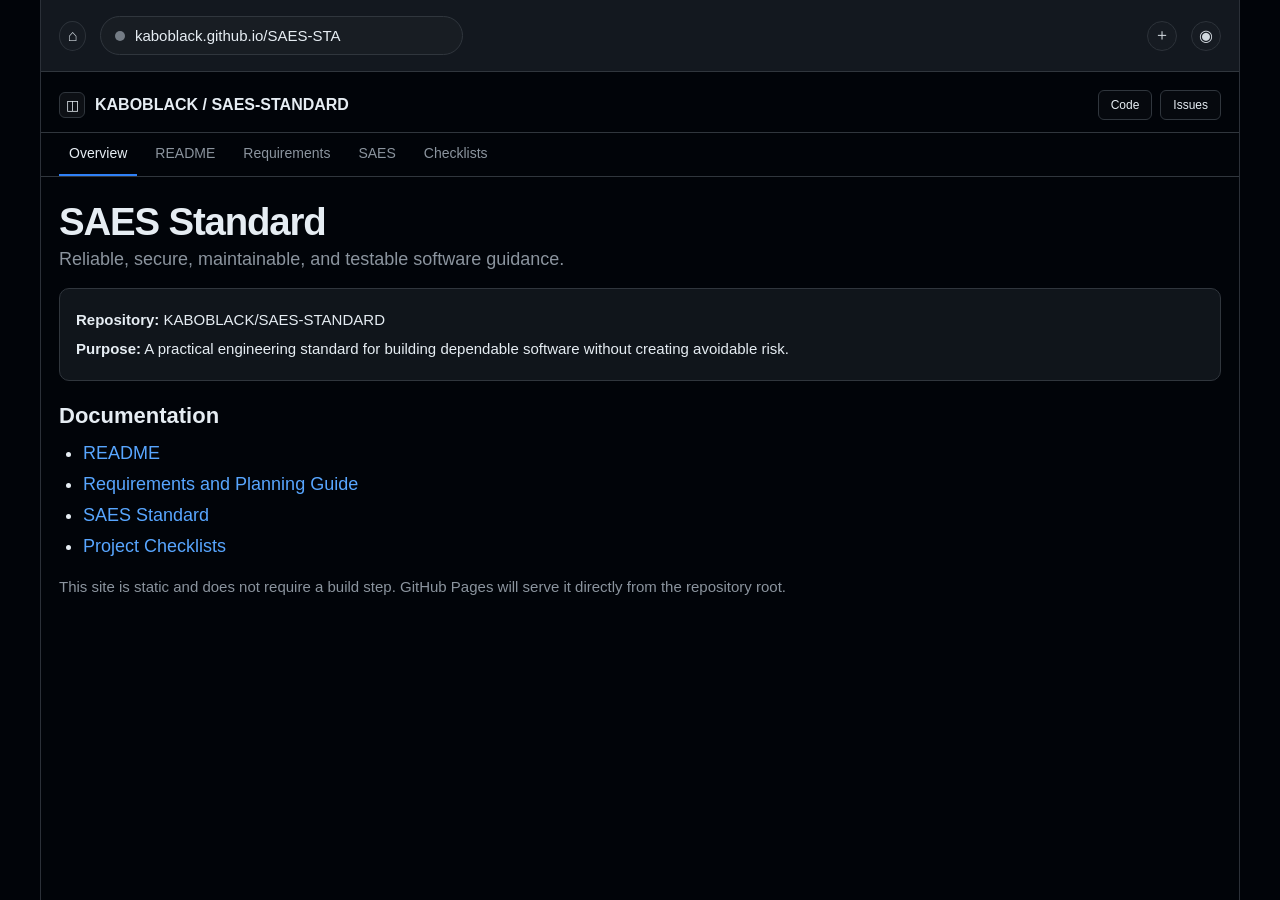
<file: index.html>
<!doctype html>
<html lang="en">
  <head>
    <meta charset="UTF-8" />
    <meta name="viewport" content="width=device-width, initial-scale=1.0" />
    <title>SAES Standard</title>
    <style>
      :root {
        --bg: #010409;
        --panel: #0d1117;
        --panel-2: #161b22;
        --border: #30363d;
        --muted: #8b949e;
        --text: #e6edf3;
        --link: #58a6ff;
        --link-soft: #79c0ff;
        --accent: #2f81f7;
        --success: #3fb950;
        --shadow: rgba(1, 4, 9, 0.55);
      }

      * { box-sizing: border-box; }

      html, body {
        margin: 0;
        min-height: 100%;
        background: var(--bg);
        color: var(--text);
        font-family: -apple-system, BlinkMacSystemFont, "Segoe UI", Helvetica, Arial, sans-serif;
      }

      body {
        display: flex;
        justify-content: center;
        padding: 0;
      }

      .page {
        width: min(100%, 1200px);
        min-height: 100vh;
        background: var(--bg);
        border-left: 1px solid rgba(48, 54, 61, 0.9);
        border-right: 1px solid rgba(48, 54, 61, 0.9);
      }

      .topbar {
        height: 72px;
        display: flex;
        align-items: center;
        justify-content: space-between;
        padding: 0 18px;
        background: rgba(22, 27, 34, 0.9);
        border-bottom: 1px solid var(--border);
      }

      .topbar-left,
      .topbar-right {
        display: flex;
        align-items: center;
        gap: 14px;
      }

      .icon-button,
      .circle-button {
        width: 30px;
        height: 30px;
        border-radius: 50%;
        border: 1px solid var(--border);
        background: rgba(255,255,255,0.02);
        display: inline-flex;
        align-items: center;
        justify-content: center;
        color: var(--text);
        opacity: 0.9;
      }

      .address-bar {
        display: flex;
        align-items: center;
        gap: 10px;
        min-width: 360px;
        max-width: 760px;
        width: 100%;
        padding: 10px 14px;
        border: 1px solid var(--border);
        border-radius: 999px;
        background: rgba(255,255,255,0.02);
        color: var(--text);
        font-size: 15px;
        font-weight: 500;
        white-space: nowrap;
        overflow: hidden;
        text-overflow: ellipsis;
      }

      .address-bar .dot {
        width: 10px;
        height: 10px;
        border-radius: 50%;
        background: #8b949e;
        display: inline-block;
        opacity: 0.8;
      }

      .repo-header {
        display: flex;
        align-items: center;
        justify-content: space-between;
        gap: 18px;
        padding: 18px 18px 12px;
        border-bottom: 1px solid var(--border);
      }

      .repo-meta {
        display: flex;
        align-items: center;
        gap: 10px;
        min-width: 0;
      }

      .repo-icon {
        width: 26px;
        height: 26px;
        display: inline-flex;
        align-items: center;
        justify-content: center;
        border-radius: 6px;
        background: rgba(255,255,255,0.05);
        border: 1px solid var(--border);
        color: var(--text);
        font-size: 14px;
      }

      .repo-name {
        font-size: 16px;
        font-weight: 600;
        color: var(--text);
        white-space: nowrap;
        overflow: hidden;
        text-overflow: ellipsis;
      }

      .repo-actions {
        display: flex;
        align-items: center;
        gap: 8px;
        flex-wrap: wrap;
      }

      .chip {
        display: inline-flex;
        align-items: center;
        justify-content: center;
        padding: 7px 12px;
        background: rgba(255,255,255,0.02);
        border: 1px solid var(--border);
        border-radius: 6px;
        color: var(--text);
        font-size: 12px;
        font-weight: 500;
      }

      .tabs {
        display: flex;
        align-items: center;
        gap: 8px;
        padding: 0 18px;
        flex-wrap: wrap;
        border-bottom: 1px solid var(--border);
      }

      .tab {
        padding: 12px 10px 13px;
        color: var(--muted);
        border-bottom: 2px solid transparent;
        font-size: 14px;
        text-decoration: none;
      }

      .tab.active {
        color: var(--text);
        border-bottom-color: var(--accent);
      }

      .content {
        padding: 24px 18px 40px;
      }

      .title {
        font-size: clamp(2.1rem, 3vw, 3rem);
        line-height: 1.1;
        font-weight: 700;
        letter-spacing: -0.03em;
        margin: 0 0 6px;
      }

      .subtitle {
        color: var(--muted);
        font-size: 18px;
        font-weight: 400;
        margin: 0 0 18px;
      }

      .info-card {
        border: 1px solid var(--border);
        border-radius: 10px;
        background: rgba(22, 27, 34, 0.75);
        padding: 14px 16px;
        margin-bottom: 22px;
      }

      .info-card p {
        margin: 6px 0;
        line-height: 1.5;
        color: var(--text);
        font-size: 15px;
      }

      .info-label {
        font-weight: 700;
      }

      h2 {
        margin: 0 0 14px;
        font-size: 22px;
      }

      .doc-list {
        list-style: disc;
        margin: 8px 0 16px 24px;
        padding: 0;
      }

      .doc-list li {
        margin: 10px 0;
        font-size: 18px;
      }

      .doc-list a {
        color: var(--link);
        text-decoration: none;
      }

      .doc-list a:hover {
        text-decoration: underline;
      }

      .note {
        margin-top: 18px;
        color: var(--muted);
        font-size: 15px;
        line-height: 1.6;
      }

      .footer-space {
        height: 120px;
      }

      @media (max-width: 640px) {
        .page {
          border-left: none;
          border-right: none;
        }

        .topbar {
          padding: 0 12px;
        }

        .address-bar {
          min-width: 0;
          padding: 9px 12px;
          font-size: 13px;
        }

        .repo-header {
          padding: 14px 12px 10px;
          flex-wrap: wrap;
        }

        .tabs {
          padding: 0 12px;
          overflow-x: auto;
          white-space: nowrap;
        }

        .content {
          padding: 18px 12px 24px;
        }

        .subtitle {
          font-size: 16px;
        }
      }
    </style>
  </head>
  <body>
    <div class="page">
      <header class="topbar" aria-label="Browser top bar">
        <div class="topbar-left">
          <span class="icon-button" aria-hidden="true">⌂</span>
          <div class="address-bar" aria-label="Address bar">
            <span class="dot" aria-hidden="true"></span>
            <span>kaboblack.github.io/SAES-STA</span>
          </div>
        </div>
        <div class="topbar-right">
          <span class="circle-button" aria-hidden="true">＋</span>
          <span class="circle-button" aria-hidden="true">◉</span>
        </div>
      </header>

      <div class="repo-header">
        <div class="repo-meta">
          <div class="repo-icon" aria-hidden="true">◫</div>
          <div class="repo-name">KABOBLACK / SAES-STANDARD</div>
        </div>
        <div class="repo-actions">
          <span class="chip">Code</span>
          <span class="chip">Issues</span>
        </div>
      </div>

      <nav class="tabs" aria-label="Repository tabs">
        <a class="tab active" href="#">Overview</a>
        <a class="tab" href="README.md">README</a>
        <a class="tab" href="REQUIREMENTS.md">Requirements</a>
        <a class="tab" href="SAES.md">SAES</a>
        <a class="tab" href="CHECKLISTS.md">Checklists</a>
      </nav>

      <main class="content">
        <h1 class="title">SAES Standard</h1>
        <p class="subtitle">Reliable, secure, maintainable, and testable software guidance.</p>

        <div class="info-card">
          <p><span class="info-label">Repository:</span> KABOBLACK/SAES-STANDARD</p>
          <p><span class="info-label">Purpose:</span> A practical engineering standard for building dependable software without creating avoidable risk.</p>
        </div>

        <h2>Documentation</h2>
        <ul class="doc-list">
          <li><a href="README.md">README</a></li>
          <li><a href="REQUIREMENTS.md">Requirements and Planning Guide</a></li>
          <li><a href="SAES.md">SAES Standard</a></li>
          <li><a href="CHECKLISTS.md">Project Checklists</a></li>
        </ul>

        <p class="note">This site is static and does not require a build step. GitHub Pages will serve it directly from the repository root.</p>
        <div class="footer-space" aria-hidden="true"></div>
      </main>
    </div>
  </body>
</html>
</file>
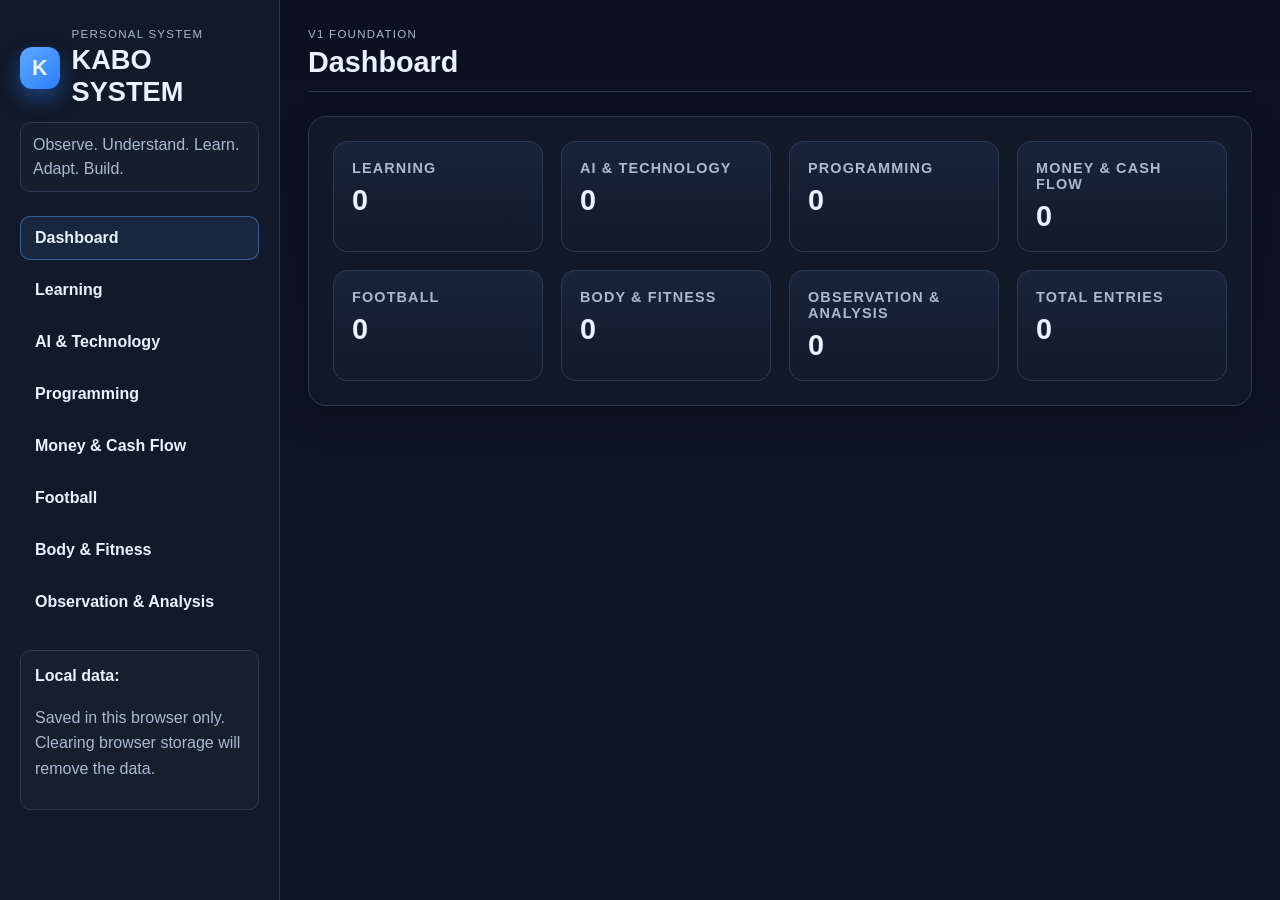
<file: kabo-system/index.html>
<!doctype html>
<html lang="en">
  <head>
    <meta charset="UTF-8" />
    <meta name="viewport" content="width=device-width, initial-scale=1.0" />
    <title>KABO SYSTEM V1</title>
    <meta
      name="description"
      content="KABO SYSTEM V1 — a lightweight personal system for learning, observation, productivity, fitness, and project planning."
    />
    <link rel="stylesheet" href="style.css" />
  </head>
  <body>
    <div class="app-shell">
      <aside class="sidebar" aria-label="Main navigation">
        <div class="brand-block">
          <div class="brand-mark">K</div>
          <div>
            <p class="eyebrow">PERSONAL SYSTEM</p>
            <h1>KABO SYSTEM</h1>
          </div>
        </div>

        <p class="motto">Observe. Understand. Learn. Adapt. Build.</p>

        <nav class="nav" aria-label="Section navigation">
          <button class="nav-item active" data-section="dashboard" type="button">Dashboard</button>
          <button class="nav-item" data-section="learning" type="button">Learning</button>
          <button class="nav-item" data-section="ai" type="button">AI &amp; Technology</button>
          <button class="nav-item" data-section="programming" type="button">Programming</button>
          <button class="nav-item" data-section="money" type="button">Money &amp; Cash Flow</button>
          <button class="nav-item" data-section="football" type="button">Football</button>
          <button class="nav-item" data-section="fitness" type="button">Body &amp; Fitness</button>
          <button class="nav-item" data-section="observations" type="button">Observation &amp; Analysis</button>
        </nav>

        <div class="sidebar-note">
          <strong>Local data:</strong>
          <p>Saved in this browser only. Clearing browser storage will remove the data.</p>
        </div>
      </aside>

      <main class="main-panel">
        <header class="topbar">
          <div>
            <p class="eyebrow">V1 FOUNDATION</p>
            <h2 id="page-title">Dashboard</h2>
          </div>
        </header>

        <section id="dashboard" class="panel active" aria-live="polite">
          <div class="overview-grid" id="overviewGrid"></div>
        </section>

        <section id="learning" class="panel" aria-live="polite">
          <div class="section-header">
            <h3>Learning</h3>
            <p>Track what you are learning and your progress.</p>
          </div>
          <form class="entry-form" data-section="learning">
            <label>
              Topic
              <input type="text" name="title" maxlength="120" placeholder="Example: JavaScript fundamentals" required />
            </label>
            <label>
              Note
              <textarea name="content" maxlength="500" rows="3" placeholder="What did you learn today?" required></textarea>
            </label>
            <div class="form-row">
              <label>
                Progress
                <input type="number" name="progress" min="0" max="100" value="10" required />
              </label>
              <button type="submit">Add learning note</button>
            </div>
          </form>
          <div class="entry-list" data-list="learning"></div>
        </section>

        <section id="ai" class="panel" aria-live="polite">
          <div class="section-header">
            <h3>AI &amp; Technology</h3>
            <p>Record tools, experiments, and future ideas.</p>
          </div>
          <form class="entry-form" data-section="ai">
            <label>
              Topic
              <input type="text" name="title" maxlength="120" placeholder="Example: GitHub Copilot workflows" required />
            </label>
            <label>
              Note
              <textarea name="content" maxlength="500" rows="3" placeholder="What are you testing or learning?" required></textarea>
            </label>
            <div class="form-row">
              <label>
                Progress
                <input type="number" name="progress" min="0" max="100" value="20" required />
              </label>
              <button type="submit">Add AI note</button>
            </div>
          </form>
          <div class="entry-list" data-list="ai"></div>
        </section>

        <section id="programming" class="panel" aria-live="polite">
          <div class="section-header">
            <h3>Programming</h3>
            <p>Track coding concepts, exercises, and development work.</p>
          </div>
          <form class="entry-form" data-section="programming">
            <label>
              Concept or task
              <input type="text" name="title" maxlength="120" placeholder="Example: DOM events and form validation" required />
            </label>
            <label>
              Note
              <textarea name="content" maxlength="500" rows="3" placeholder="Describe the task or lesson." required></textarea>
            </label>
            <div class="form-row">
              <label>
                Progress
                <input type="number" name="progress" min="0" max="100" value="25" required />
              </label>
              <button type="submit">Add programming note</button>
            </div>
          </form>
          <div class="entry-list" data-list="programming"></div>
        </section>

        <section id="money" class="panel" aria-live="polite">
          <div class="section-header">
            <h3>Money &amp; Cash Flow</h3>
            <p>Log income or expense notes manually. No accounts are connected.</p>
          </div>
          <form class="entry-form" data-section="money">
            <label>
              Type or goal
              <input type="text" name="title" maxlength="120" placeholder="Example: Monthly food budget" required />
            </label>
            <label>
              Note
              <textarea name="content" maxlength="500" rows="3" placeholder="Record an income note, expense note, or financial goal." required></textarea>
            </label>
            <div class="form-row">
              <label>
                Progress
                <input type="number" name="progress" min="0" max="100" value="15" required />
              </label>
              <button type="submit">Add money note</button>
            </div>
          </form>
          <div class="entry-list" data-list="money"></div>
        </section>

        <section id="football" class="panel" aria-live="polite">
          <div class="section-header">
            <h3>Football</h3>
            <p>Record goals, game observations, and practice focus.</p>
          </div>
          <form class="entry-form" data-section="football">
            <label>
              Goal or drill
              <input type="text" name="title" maxlength="120" placeholder="Example: Passing accuracy" required />
            </label>
            <label>
              Note
              <textarea name="content" maxlength="500" rows="3" placeholder="Describe your training or match observation." required></textarea>
            </label>
            <div class="form-row">
              <label>
                Progress
                <input type="number" name="progress" min="0" max="100" value="30" required />
              </label>
              <button type="submit">Add football note</button>
            </div>
          </form>
          <div class="entry-list" data-list="football"></div>
        </section>

        <section id="fitness" class="panel" aria-live="polite">
          <div class="section-header">
            <h3>Body &amp; Fitness</h3>
            <p>Track workouts, recovery, and fitness goals.</p>
          </div>
          <form class="entry-form" data-section="fitness">
            <label>
              Goal or session
              <input type="text" name="title" maxlength="120" placeholder="Example: 30-minute strength session" required />
            </label>
            <label>
              Note
              <textarea name="content" maxlength="500" rows="3" placeholder="Record session details, recovery, or effort." required></textarea>
            </label>
            <div class="form-row">
              <label>
                Progress
                <input type="number" name="progress" min="0" max="100" value="35" required />
              </label>
              <button type="submit">Add fitness note</button>
            </div>
          </form>
          <div class="entry-list" data-list="fitness"></div>
        </section>

        <section id="observations" class="panel" aria-live="polite">
          <div class="section-header">
            <h3>Observation &amp; Analysis</h3>
            <p>Record lessons, patterns, experiments, and conclusions.</p>
          </div>
          <form class="entry-form" data-section="observations">
            <label>
              Observation
              <input type="text" name="title" maxlength="120" placeholder="Example: Focus is strongest in morning blocks" required />
            </label>
            <label>
              Note
              <textarea name="content" maxlength="500" rows="3" placeholder="Describe what you noticed and what it means." required></textarea>
            </label>
            <div class="form-row">
              <label>
                Progress
                <input type="number" name="progress" min="0" max="100" value="40" required />
              </label>
              <button type="submit">Add observation</button>
            </div>
          </form>
          <div class="entry-list" data-list="observations"></div>
        </section>
      </main>
    </div>

    <template id="emptyStateTemplate">
      <div class="empty-state">
        <p>No notes yet for this section.</p>
      </div>
    </template>

    <script src="app.js"></script>
  </body>
</html>
</file>
<file: kabo-system/style.css>
:root {
  --bg: #0b1020;
  --panel: #121a2b;
  --border: #2b3a53;
  --text: #eaf2ff;
  --muted: #a9b9d1;
  --primary: #5aa9ff;
  --primary-strong: #2d7ff9;
  --shadow: rgba(6, 10, 18, 0.45);
}

* { box-sizing: border-box; }

html { scroll-behavior: smooth; }

body {
  margin: 0;
  font-family: Arial, Helvetica, sans-serif;
  background: linear-gradient(180deg, #0b1020 0%, #101827 100%);
  color: var(--text);
}

button, input, textarea { font: inherit; }
button { cursor: pointer; }

.app-shell {
  display: grid;
  grid-template-columns: 280px 1fr;
  min-height: 100vh;
}

.sidebar {
  background: rgba(18, 26, 43, 0.96);
  border-right: 1px solid var(--border);
  padding: 28px 20px;
}

.brand-block {
  display: flex;
  align-items: center;
  gap: 12px;
  margin-bottom: 14px;
}

.brand-mark {
  width: 42px;
  height: 42px;
  border-radius: 12px;
  background: linear-gradient(135deg, var(--primary), var(--primary-strong));
  display: flex;
  align-items: center;
  justify-content: center;
  font-weight: 700;
  font-size: 1.35rem;
  box-shadow: 0 10px 20px rgba(45, 127, 249, 0.4);
}

.eyebrow {
  margin: 0;
  color: var(--muted);
  font-size: 0.72rem;
  letter-spacing: 0.11em;
  text-transform: uppercase;
}

.brand-block h1 { margin: 4px 0 0; font-size: 1.7rem; }

.motto {
  margin: 0 0 24px;
  padding: 10px 12px;
  border: 1px solid var(--border);
  border-radius: 10px;
  background: rgba(255, 255, 255, 0.02);
  color: var(--muted);
  line-height: 1.5;
}

.nav {
  display: flex;
  flex-direction: column;
  gap: 8px;
}

.nav-item {
  width: 100%;
  border: 1px solid transparent;
  border-radius: 10px;
  background: transparent;
  color: var(--text);
  text-align: left;
  padding: 12px 14px;
  font-weight: 600;
}

.nav-item:hover, .nav-item:focus-visible {
  border-color: var(--border);
  background: rgba(255, 255, 255, 0.03);
  outline: none;
}

.nav-item.active {
  background: rgba(90, 169, 255, 0.1);
  border-color: rgba(90, 169, 255, 0.45);
}

.sidebar-note {
  margin-top: 26px;
  padding: 12px 14px;
  border-radius: 10px;
  background: rgba(255, 255, 255, 0.02);
  border: 1px solid var(--border);
  color: var(--muted);
  line-height: 1.6;
}

.sidebar-note strong { color: var(--text); }

.main-panel { padding: 28px; }

.topbar {
  margin-bottom: 24px;
  padding-bottom: 12px;
  border-bottom: 1px solid var(--border);
}

.topbar h2 {
  margin: 6px 0 0;
  font-size: clamp(1.8rem, 2vw, 2.5rem);
}

.panel {
  display: none;
  background: rgba(18, 26, 43, 0.82);
  border: 1px solid var(--border);
  border-radius: 18px;
  padding: 24px;
  box-shadow: 0 12px 30px var(--shadow);
}

.panel.active { display: block; }

.overview-grid {
  display: grid;
  grid-template-columns: repeat(auto-fit, minmax(210px, 1fr));
  gap: 18px;
}

.overview-card {
  background: linear-gradient(180deg, rgba(26, 36, 58, 0.95), rgba(18, 26, 43, 0.95));
  border: 1px solid var(--border);
  border-radius: 14px;
  padding: 18px;
}

.overview-card h3 {
  margin: 0 0 8px;
  font-size: 0.9rem;
  text-transform: uppercase;
  letter-spacing: 0.08em;
  color: var(--muted);
}

.overview-card .stat {
  margin: 0;
  font-size: clamp(1.8rem, 2vw, 2.5rem);
  font-weight: 700;
}

.section-header { margin-bottom: 18px; }
.section-header h3 { margin: 0 0 6px; font-size: 1.7rem; }
.section-header p { margin: 0; color: var(--muted); }

.entry-form {
  display: grid;
  gap: 14px;
  padding: 18px;
  border: 1px solid var(--border);
  border-radius: 12px;
  background: rgba(255, 255, 255, 0.015);
  margin-bottom: 22px;
}

.entry-form label {
  display: grid;
  gap: 8px;
  color: var(--muted);
  font-weight: 600;
}

.entry-form input, .entry-form textarea {
  width: 100%;
  border: 1px solid var(--border);
  border-radius: 10px;
  background: rgba(14, 19, 31, 0.8);
  color: var(--text);
  padding: 10px 12px;
}

.entry-form input:focus, .entry-form textarea:focus {
  outline: 2px solid rgba(90, 169, 255, 0.45);
  border-color: var(--primary);
}

.form-row {
  display: flex;
  gap: 12px;
  align-items: end;
  flex-wrap: wrap;
}

.form-row label { flex: 1 1 180px; }

.entry-form button {
  border: none;
  background: linear-gradient(135deg, var(--primary), var(--primary-strong));
  color: white;
  font-weight: 700;
  border-radius: 10px;
  padding: 10px 16px;
  min-height: 46px;
  box-shadow: 0 10px 18px rgba(45, 127, 249, 0.3);
}

.entry-list { display: grid; gap: 12px; }

.entry-card {
  background: rgba(255, 255, 255, 0.02);
  border: 1px solid var(--border);
  border-radius: 12px;
  padding: 16px;
}

.entry-card-header {
  display: flex;
  justify-content: space-between;
  gap: 12px;
  align-items: start;
  margin-bottom: 10px;
}

.entry-card h4 { margin: 0; font-size: 1.08rem; }

.entry-meta {
  display: inline-flex;
  align-items: center;
  gap: 8px;
  background: rgba(90, 169, 255, 0.08);
  border: 1px solid rgba(90, 169, 255, 0.25);
  border-radius: 999px;
  color: #d9ebff;
  font-size: 0.82rem;
  padding: 6px 10px;
}

.entry-card p {
  margin: 0 0 12px;
  color: var(--text);
  line-height: 1.7;
  white-space: pre-wrap;
}

.entry-actions { display: flex; justify-content: flex-end; }

.delete-btn {
  background: rgba(248, 113, 113, 0.08);
  color: #ffd9d9;
  border: 1px solid rgba(248, 113, 113, 0.32);
  border-radius: 8px;
  padding: 8px 10px;
}

.empty-state {
  border: 1px dashed var(--border);
  border-radius: 12px;
  padding: 20px;
  text-align: center;
  color: var(--muted);
  background: rgba(255, 255, 255, 0.015);
}

@media (max-width: 860px) {
  .app-shell { grid-template-columns: 1fr; }
  .sidebar { border-right: none; border-bottom: 1px solid var(--border); }
  .main-panel { padding: 18px; }
}

@media (max-width: 520px) {
  .entry-form button, .form-row label { width: 100%; }
  .form-row { display: grid; }
  .entry-card-header { flex-direction: column; }
}
</file>
